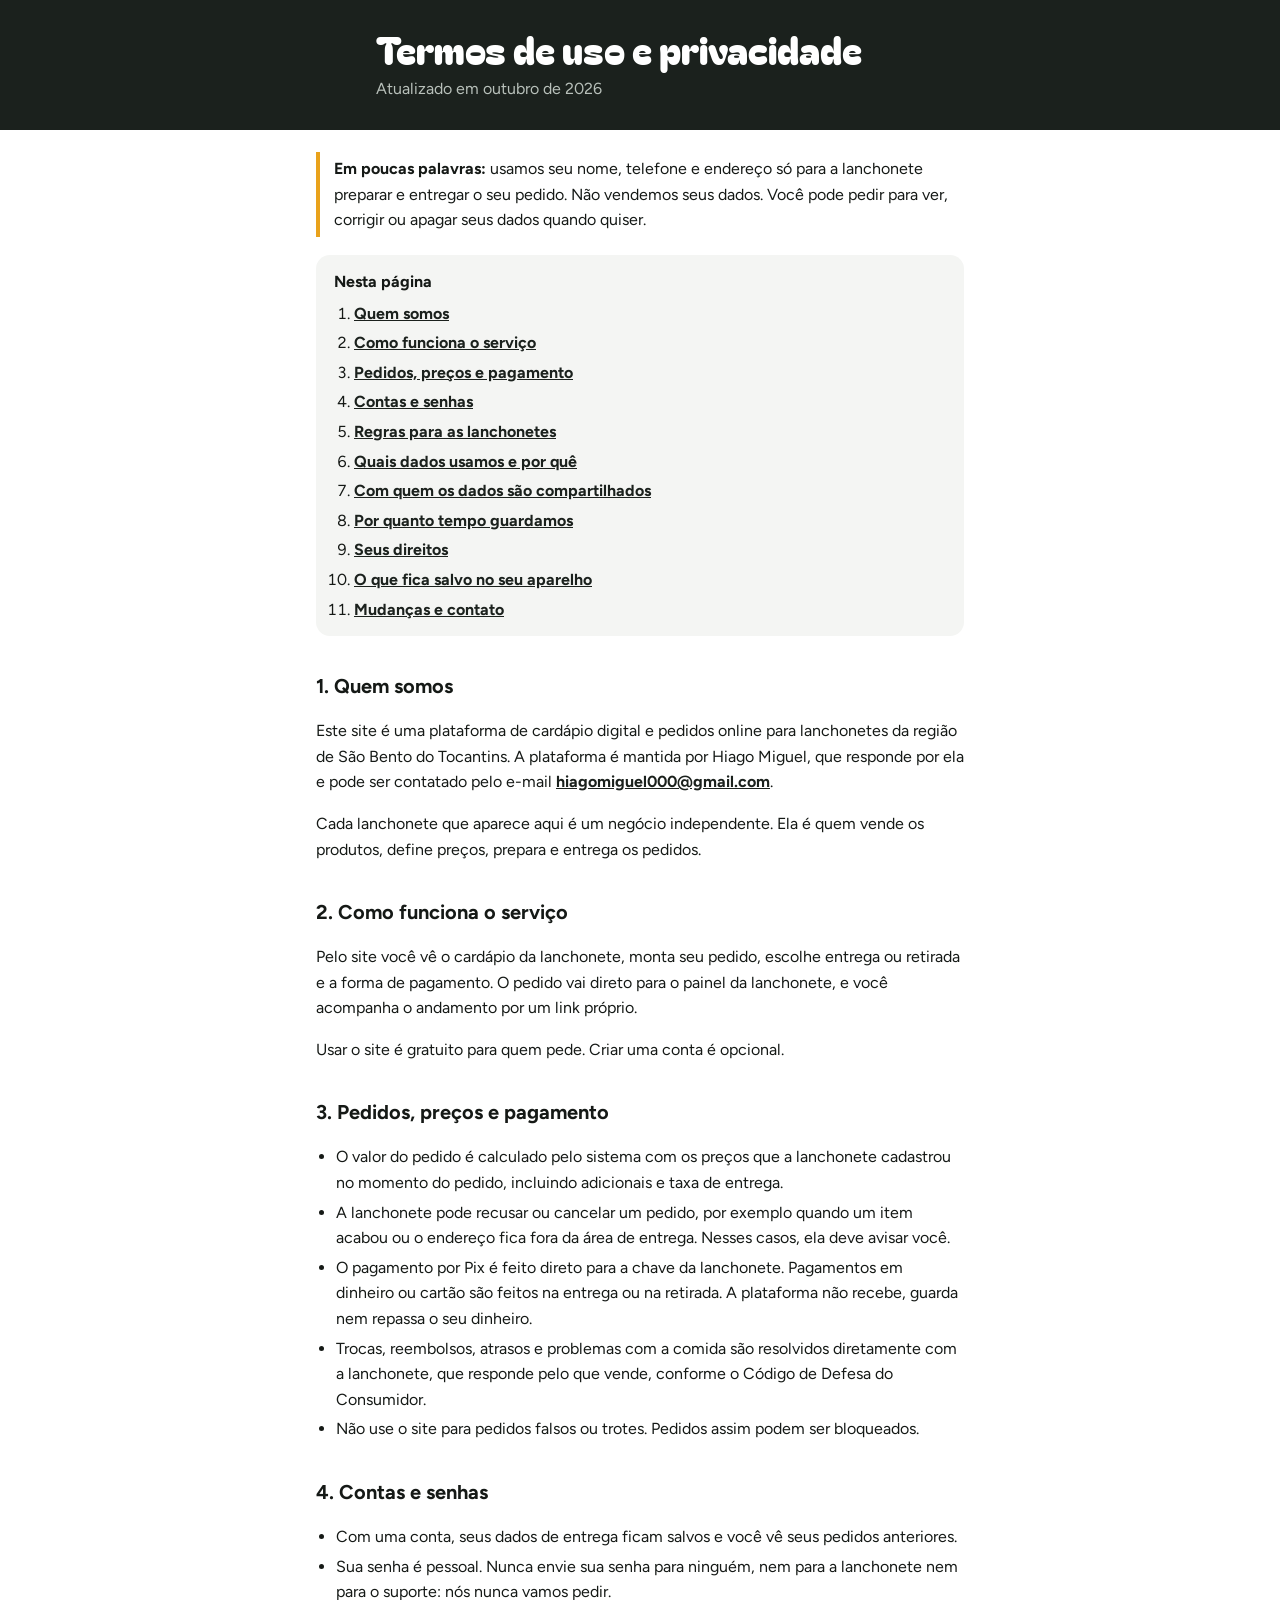
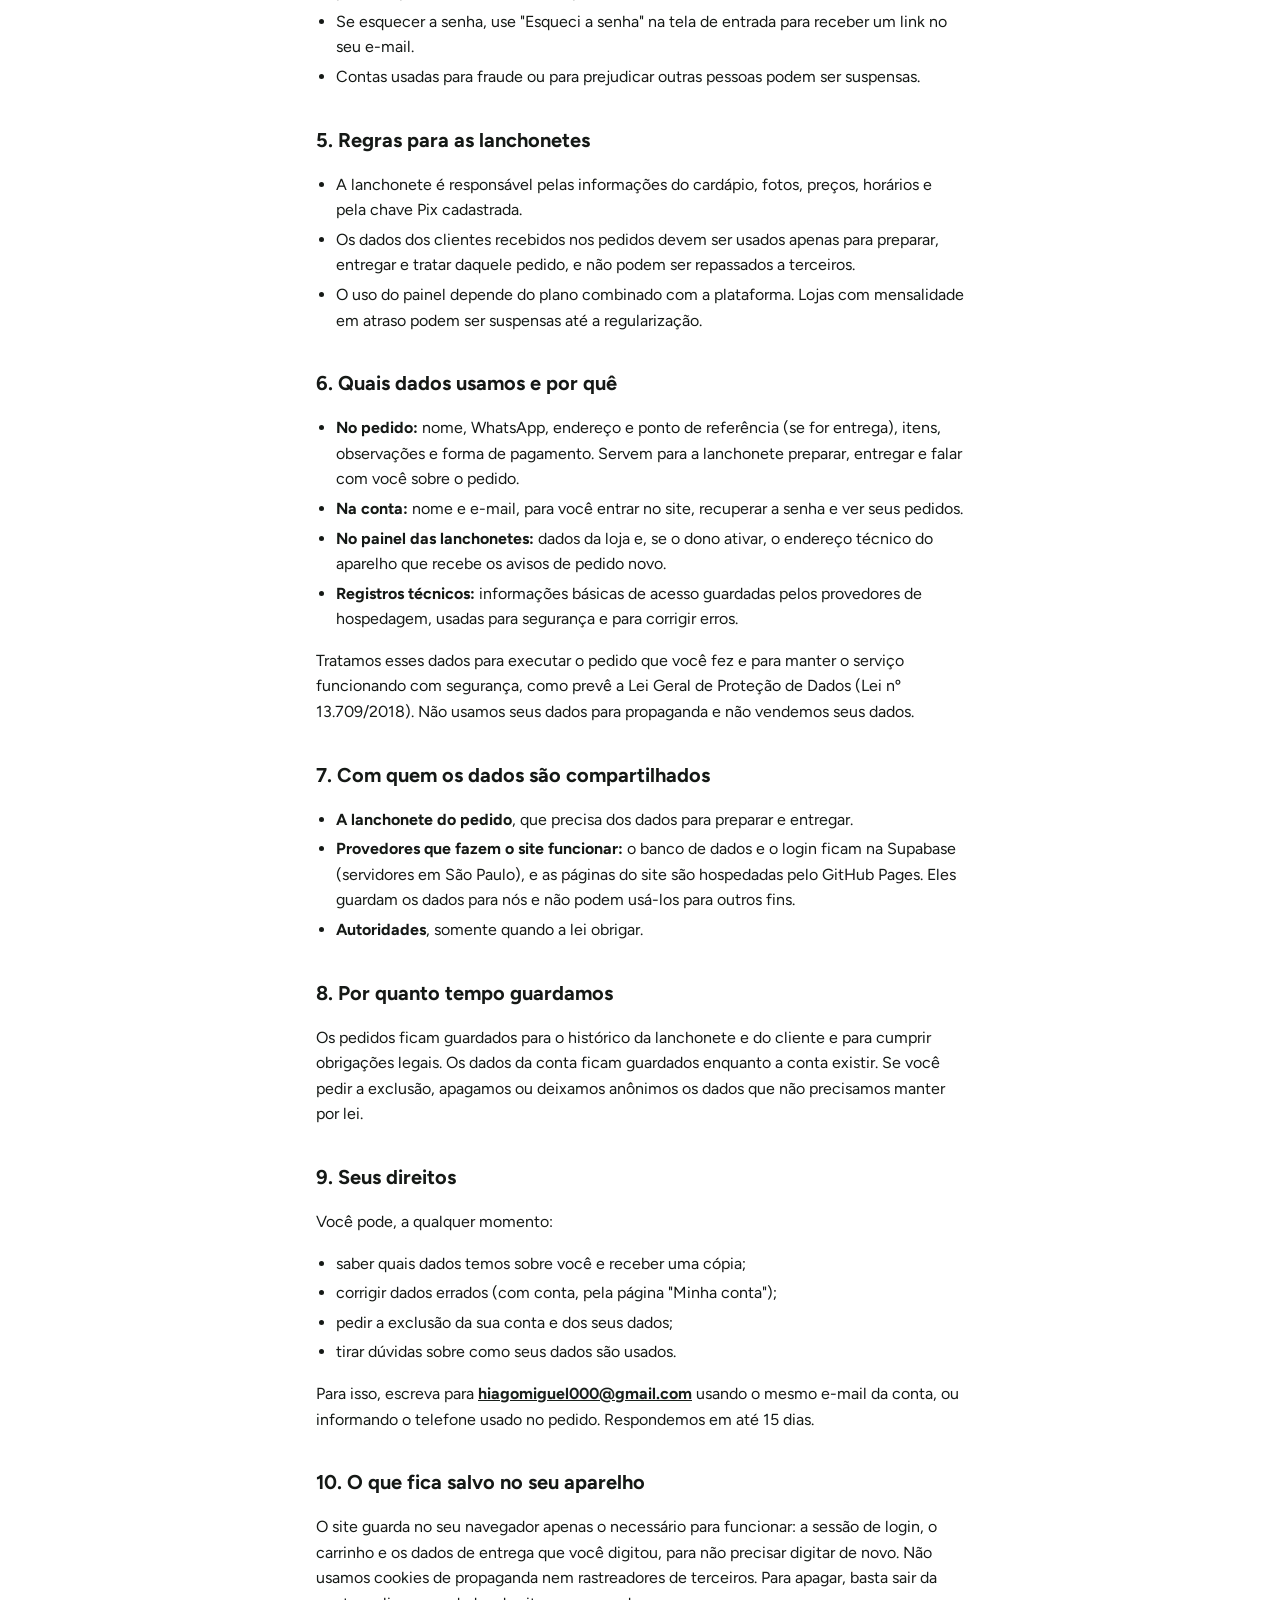
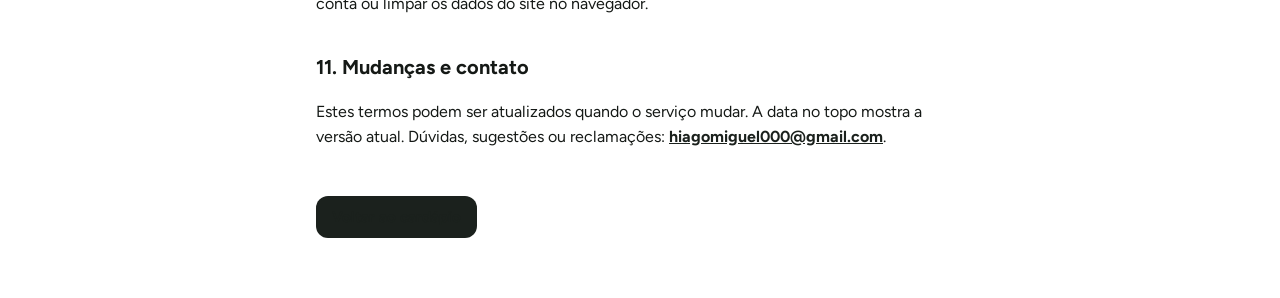
<file: termos.html>
<!doctype html>
<html lang="pt-BR">
<head>
<meta charset="utf-8">
<meta name="viewport" content="width=device-width, initial-scale=1, viewport-fit=cover">
<title>Termos de uso e privacidade</title>
<link rel="preconnect" href="https://fonts.googleapis.com">
<link rel="preconnect" href="https://fonts.gstatic.com" crossorigin>
<link rel="stylesheet" href="https://fonts.googleapis.com/css2?family=Bagel+Fat+One&family=Figtree:wght@400;500;600;700;800&display=swap">
<link rel="stylesheet" href="comum.css">
<style>
/* Layout: leitura longa. Faixa escura com o título, índice curto e texto em coluna estreita. */
.faixa { background: var(--head); color: var(--head-ink); padding-top: env(safe-area-inset-top, 0px); }
.faixa .wrap { padding-block: 28px 30px; }
.faixa h1 { font-family: var(--font-display); font-weight: 400; font-size: clamp(28px, 7vw, 38px); line-height: 1.08; margin: 0; text-wrap: balance; }
.faixa p { margin: 8px 0 0; color: var(--head-muted); }
.texto { max-width: 68ch; padding-block: 22px 60px; line-height: 1.6; }
.texto h2 { font-size: 20px; margin: 34px 0 8px; scroll-margin-top: 16px; }
.texto p, .texto li { color: var(--ink); }
.texto ul { padding-left: 20px; }
.texto li + li { margin-top: 4px; }
.indice { background: var(--surface); border-radius: 14px; padding: 14px 18px; }
.indice ol { margin: 6px 0 0; padding-left: 20px; }
.indice a, .texto a { color: var(--dark); font-weight: 700; }
.resumo { border-left: 4px solid var(--pequi); padding: 4px 0 4px 14px; margin: 0 0 18px; }
.voltar { display: inline-block; margin-top: 30px; }
</style>
</head>
<body>

<header class="faixa">
  <div class="wrap">
    <h1>Termos de uso e privacidade</h1>
    <p>Atualizado em outubro de 2026</p>
  </div>
</header>

<main class="wrap texto">
  <p class="resumo"><strong>Em poucas palavras:</strong> usamos seu nome, telefone e endereço só para a lanchonete preparar e entregar o seu pedido. Não vendemos seus dados. Você pode pedir para ver, corrigir ou apagar seus dados quando quiser.</p>

  <nav class="indice" aria-label="Nesta página">
    <strong>Nesta página</strong>
    <ol>
      <li><a href="#quem">Quem somos</a></li>
      <li><a href="#uso">Como funciona o serviço</a></li>
      <li><a href="#pedidos">Pedidos, preços e pagamento</a></li>
      <li><a href="#contas">Contas e senhas</a></li>
      <li><a href="#lojas">Regras para as lanchonetes</a></li>
      <li><a href="#dados">Quais dados usamos e por quê</a></li>
      <li><a href="#compartilha">Com quem os dados são compartilhados</a></li>
      <li><a href="#guarda">Por quanto tempo guardamos</a></li>
      <li><a href="#direitos">Seus direitos</a></li>
      <li><a href="#aparelho">O que fica salvo no seu aparelho</a></li>
      <li><a href="#mudancas">Mudanças e contato</a></li>
    </ol>
  </nav>

  <h2 id="quem">1. Quem somos</h2>
  <p>Este site é uma plataforma de cardápio digital e pedidos online para lanchonetes da região de São Bento do Tocantins. A plataforma é mantida por Hiago Miguel, que responde por ela e pode ser contatado pelo e-mail <a href="mailto:hiagomiguel000@gmail.com">hiagomiguel000@gmail.com</a>.</p>
  <p>Cada lanchonete que aparece aqui é um negócio independente. Ela é quem vende os produtos, define preços, prepara e entrega os pedidos.</p>

  <h2 id="uso">2. Como funciona o serviço</h2>
  <p>Pelo site você vê o cardápio da lanchonete, monta seu pedido, escolhe entrega ou retirada e a forma de pagamento. O pedido vai direto para o painel da lanchonete, e você acompanha o andamento por um link próprio.</p>
  <p>Usar o site é gratuito para quem pede. Criar uma conta é opcional.</p>

  <h2 id="pedidos">3. Pedidos, preços e pagamento</h2>
  <ul>
    <li>O valor do pedido é calculado pelo sistema com os preços que a lanchonete cadastrou no momento do pedido, incluindo adicionais e taxa de entrega.</li>
    <li>A lanchonete pode recusar ou cancelar um pedido, por exemplo quando um item acabou ou o endereço fica fora da área de entrega. Nesses casos, ela deve avisar você.</li>
    <li>O pagamento por Pix é feito direto para a chave da lanchonete. Pagamentos em dinheiro ou cartão são feitos na entrega ou na retirada. A plataforma não recebe, guarda nem repassa o seu dinheiro.</li>
    <li>Trocas, reembolsos, atrasos e problemas com a comida são resolvidos diretamente com a lanchonete, que responde pelo que vende, conforme o Código de Defesa do Consumidor.</li>
    <li>Não use o site para pedidos falsos ou trotes. Pedidos assim podem ser bloqueados.</li>
  </ul>

  <h2 id="contas">4. Contas e senhas</h2>
  <ul>
    <li>Com uma conta, seus dados de entrega ficam salvos e você vê seus pedidos anteriores.</li>
    <li>Sua senha é pessoal. Nunca envie sua senha para ninguém, nem para a lanchonete nem para o suporte: nós nunca vamos pedir.</li>
    <li>Se esquecer a senha, use "Esqueci a senha" na tela de entrada para receber um link no seu e-mail.</li>
    <li>Contas usadas para fraude ou para prejudicar outras pessoas podem ser suspensas.</li>
  </ul>

  <h2 id="lojas">5. Regras para as lanchonetes</h2>
  <ul>
    <li>A lanchonete é responsável pelas informações do cardápio, fotos, preços, horários e pela chave Pix cadastrada.</li>
    <li>Os dados dos clientes recebidos nos pedidos devem ser usados apenas para preparar, entregar e tratar daquele pedido, e não podem ser repassados a terceiros.</li>
    <li>O uso do painel depende do plano combinado com a plataforma. Lojas com mensalidade em atraso podem ser suspensas até a regularização.</li>
  </ul>

  <h2 id="dados">6. Quais dados usamos e por quê</h2>
  <ul>
    <li><strong>No pedido:</strong> nome, WhatsApp, endereço e ponto de referência (se for entrega), itens, observações e forma de pagamento. Servem para a lanchonete preparar, entregar e falar com você sobre o pedido.</li>
    <li><strong>Na conta:</strong> nome e e-mail, para você entrar no site, recuperar a senha e ver seus pedidos.</li>
    <li><strong>No painel das lanchonetes:</strong> dados da loja e, se o dono ativar, o endereço técnico do aparelho que recebe os avisos de pedido novo.</li>
    <li><strong>Registros técnicos:</strong> informações básicas de acesso guardadas pelos provedores de hospedagem, usadas para segurança e para corrigir erros.</li>
  </ul>
  <p>Tratamos esses dados para executar o pedido que você fez e para manter o serviço funcionando com segurança, como prevê a Lei Geral de Proteção de Dados (Lei nº 13.709/2018). Não usamos seus dados para propaganda e não vendemos seus dados.</p>

  <h2 id="compartilha">7. Com quem os dados são compartilhados</h2>
  <ul>
    <li><strong>A lanchonete do pedido</strong>, que precisa dos dados para preparar e entregar.</li>
    <li><strong>Provedores que fazem o site funcionar:</strong> o banco de dados e o login ficam na Supabase (servidores em São Paulo), e as páginas do site são hospedadas pelo GitHub Pages. Eles guardam os dados para nós e não podem usá-los para outros fins.</li>
    <li><strong>Autoridades</strong>, somente quando a lei obrigar.</li>
  </ul>

  <h2 id="guarda">8. Por quanto tempo guardamos</h2>
  <p>Os pedidos ficam guardados para o histórico da lanchonete e do cliente e para cumprir obrigações legais. Os dados da conta ficam guardados enquanto a conta existir. Se você pedir a exclusão, apagamos ou deixamos anônimos os dados que não precisamos manter por lei.</p>

  <h2 id="direitos">9. Seus direitos</h2>
  <p>Você pode, a qualquer momento:</p>
  <ul>
    <li>saber quais dados temos sobre você e receber uma cópia;</li>
    <li>corrigir dados errados (com conta, pela página "Minha conta");</li>
    <li>pedir a exclusão da sua conta e dos seus dados;</li>
    <li>tirar dúvidas sobre como seus dados são usados.</li>
  </ul>
  <p>Para isso, escreva para <a href="mailto:hiagomiguel000@gmail.com">hiagomiguel000@gmail.com</a> usando o mesmo e-mail da conta, ou informando o telefone usado no pedido. Respondemos em até 15 dias.</p>

  <h2 id="aparelho">10. O que fica salvo no seu aparelho</h2>
  <p>O site guarda no seu navegador apenas o necessário para funcionar: a sessão de login, o carrinho e os dados de entrega que você digitou, para não precisar digitar de novo. Não usamos cookies de propaganda nem rastreadores de terceiros. Para apagar, basta sair da conta ou limpar os dados do site no navegador.</p>

  <h2 id="mudancas">11. Mudanças e contato</h2>
  <p>Estes termos podem ser atualizados quando o serviço mudar. A data no topo mostra a versão atual. Dúvidas, sugestões ou reclamações: <a href="mailto:hiagomiguel000@gmail.com">hiagomiguel000@gmail.com</a>.</p>

  <a class="btn voltar" href="index.html">Voltar ao cardápio</a>
</main>

</body>
</html>
</file>
<file: comum.css>
/* Estilos compartilhados: cardápio, acompanhamento e painel.
   Tema único claro por escolha: fundo branco com cabeçalho e botões em grafite. */
:root {
  color-scheme: light;
  --bg: #FFFFFF;
  --surface: #F4F5F3;
  --ink: #151916;
  --muted: #5A615C;
  --line: #E1E4E0;
  --dark: #1B211D;
  --on-dark: #FFFFFF;
  --dark-soft: #ECEEEB;
  --head: #1B211D;
  --head-2: #2A312C;
  --head-ink: #FFFFFF;
  --head-muted: #B8C0BA;
  --ok: #4CC97A;
  --ok-ink: #1E7A43;
  --ok-soft: #E3F5EA;
  --warn-ink: #8A5A00;
  --warn-soft: #FCEBC2;
  --pequi: #E9A21B;
  --pequi-soft: #FCEBC2;
  --pequi-ink: #6A4700;
  --danger: #B3261E;
  --danger-soft: #FBE4E2;
  --font-display: "Bagel Fat One", "Arial Rounded MT Bold", "Trebuchet MS", system-ui, sans-serif;
  --font-body: "Figtree", system-ui, -apple-system, "Segoe UI", Roboto, sans-serif;
  --nav-h: 60px;
}

html { -webkit-text-size-adjust: 100%; }
:root { padding-top: env(safe-area-inset-top, 0px); padding-bottom: env(safe-area-inset-bottom, 0px); }
body { margin: 0; background: var(--bg); color: var(--ink); font-family: var(--font-body); font-size: 16px; line-height: 1.45; }
[hidden] { display: none !important; }
img { max-width: 100%; }
.wrap { max-width: 560px; margin-inline: auto; padding-inline: 16px; box-sizing: border-box; }
:focus-visible { outline: 3px solid var(--pequi); outline-offset: 2px; }
.sr { position: absolute; width: 1px; height: 1px; padding: 0; margin: -1px; overflow: hidden; clip: rect(0 0 0 0); white-space: nowrap; border: 0; }
button { font-family: var(--font-body); }

.demo-strip { background: var(--pequi-soft); color: var(--pequi-ink); font-size: 13px; font-weight: 700; text-align: center; padding: 8px 16px; letter-spacing: .02em; }

/* Marca da loja: círculo com iniciais */
.mark { flex: none; width: 52px; height: 52px; border-radius: 50%; background: var(--pequi); color: var(--dark); display: grid; place-items: center; font-family: var(--font-display); font-size: 22px; line-height: 1; }
.mark.sm { width: 38px; height: 38px; font-size: 16px; }

/* Botões */
.btn { display: inline-flex; align-items: center; justify-content: center; gap: 8px; border: 0; border-radius: 12px; padding: 12px 16px; font: 700 15px var(--font-body); cursor: pointer; text-decoration: none; background: var(--dark); color: var(--on-dark); }
.btn.ghost { background: transparent; color: var(--ink); border: 1px solid var(--line); }
.btn.soft { background: var(--surface); color: var(--ink); border: 1px solid var(--line); }
.btn.danger { background: transparent; color: var(--danger); border: 1px solid var(--line); }
.btn.big { width: 100%; padding: 15px; font-size: 16px; border-radius: 14px; font-variant-numeric: tabular-nums; }
.btn[disabled], .btn[aria-disabled="true"] { opacity: .5; cursor: not-allowed; }
.icon-btn { flex: none; width: 42px; height: 42px; border-radius: 50%; border: 1px solid var(--line); background: var(--surface); color: var(--ink); cursor: pointer; display: grid; place-items: center; padding: 0; }

/* Campos */
.field { display: grid; gap: 6px; }
.field > label { font-weight: 700; font-size: 14px; }
.opt-label { font-weight: 500; color: var(--muted); }
input[type="text"], input[type="tel"], input[type="email"], input[type="password"], input[type="number"], textarea {
  font: 400 16px var(--font-body); color: var(--ink); background: var(--bg); border: 1px solid var(--line);
  border-radius: 12px; padding: 12px; width: 100%; box-sizing: border-box;
}
textarea { resize: vertical; }
input[aria-invalid="true"] { border-color: var(--danger); }
.err { color: var(--danger); font-size: 13px; font-weight: 600; margin: 0; }
.hint { margin: 0; font-size: 13px; color: var(--muted); }

.choice { position: relative; display: block; cursor: pointer; }
.choice input { position: absolute; opacity: 0; width: 1px; height: 1px; }
.choice .opt { display: grid; place-items: center; text-align: center; min-height: 44px; padding: 8px; border-radius: 9px; font-weight: 700; font-size: 15px; box-sizing: border-box; height: 100%; }
.choice input:checked + .opt { background: var(--dark); color: var(--on-dark); border-color: var(--dark); }
.choice input:focus-visible + .opt { outline: 3px solid var(--pequi); outline-offset: 2px; }
.seg { display: grid; grid-template-columns: 1fr 1fr; gap: 4px; background: var(--bg); border: 1px solid var(--line); border-radius: 12px; padding: 4px; }
.seg .choice .opt { color: var(--muted); }

.block { background: var(--surface); border: 1px solid var(--line); border-radius: 16px; padding: 16px; display: grid; gap: 12px; min-width: 0; }
.block h3 { margin: 0; font-size: 13px; text-transform: uppercase; letter-spacing: .08em; color: var(--muted); }

/* Pix */
.pix { display: grid; grid-template-columns: 140px minmax(0, 1fr); gap: 14px; align-items: center; padding: 12px; border: 1px solid var(--line); border-radius: 14px; background: var(--bg); }
.pix-qr { width: 140px; height: 140px; background: var(--bg); border-radius: 8px; overflow: hidden; display: grid; place-items: center; font-size: 12px; color: var(--muted); text-align: center; }
.pix-qr svg { width: 100%; height: 100%; display: block; }
.pix-info { display: grid; gap: 6px; min-width: 0; }
.pix-label { margin: 0; font-size: 12px; font-weight: 700; letter-spacing: .06em; text-transform: uppercase; color: var(--muted); }
.pix-val { margin: 0; font-weight: 800; font-size: 22px; font-variant-numeric: tabular-nums; }
.pix-key { margin: 0; font-size: 13px; color: var(--muted); overflow-wrap: anywhere; }
.pix-note { grid-column: 1 / -1; margin: 0; font-size: 13px; color: var(--muted); }
.pix .copia { grid-column: 1 / -1; font-size: 12px; }
@media (max-width: 360px) { .pix { grid-template-columns: 1fr; } .pix-qr { margin-inline: auto; } }

/* Selos de estado */
.pill { display: inline-flex; align-items: center; gap: 7px; padding: 5px 11px; border-radius: 999px; font-size: 13px; font-weight: 700; }
.pill::before { content: ""; width: 8px; height: 8px; border-radius: 50%; background: currentColor; }
.pill.ok { background: var(--ok-soft); color: var(--ok-ink); }
.pill.warn { background: var(--warn-soft); color: var(--warn-ink); }
.pill.off { background: var(--surface); color: var(--muted); }
.pill.bad { background: var(--danger-soft); color: var(--danger); }

.toast { position: fixed; left: 50%; transform: translateX(-50%); bottom: calc(150px + env(safe-area-inset-bottom, 0px)); z-index: 40; background: var(--ink); color: var(--bg); padding: 10px 16px; border-radius: 12px; font-size: 14px; font-weight: 600; max-width: calc(100% - 32px); box-sizing: border-box; text-align: center; }

.state { padding-block: 48px; text-align: center; color: var(--muted); display: grid; gap: 12px; justify-items: center; }
.state strong { color: var(--ink); font-size: 17px; }

/* Cabeçalho das áreas logadas e abas (minha conta, painel, administração) */
.wide { max-width: 1040px; margin-inline: auto; padding-inline: 16px; box-sizing: border-box; }
.topo { background: var(--head); color: var(--head-ink); padding-top: env(safe-area-inset-top, 0px); }
.topo .linha { display: flex; align-items: center; gap: 12px; padding-block: 12px; flex-wrap: wrap; }
.topo .quem { display: flex; align-items: center; gap: 10px; min-width: 0; flex: 1 1 200px; }
.topo .quem strong { display: block; font-size: 17px; white-space: nowrap; overflow: hidden; text-overflow: ellipsis; }
.topo .quem small { display: block; font-size: 12px; color: var(--head-muted); }
.topo .acoes-topo { display: flex; gap: 8px; flex-wrap: wrap; }
.topo .btn { background: var(--head-2); color: var(--head-ink); padding: 10px 14px; font-size: 14px; }
.tabs { border-bottom: 1px solid var(--line); background: var(--bg); }
.tabs .wide { display: flex; gap: 4px; overflow-x: auto; scrollbar-width: none; }
.tab { flex: none; background: none; border: 0; border-bottom: 3px solid transparent; padding: 14px 12px 11px; font: 700 15px var(--font-body); color: var(--muted); cursor: pointer; }
.tab[aria-selected="true"] { color: var(--ink); border-bottom-color: var(--dark); }
.numeros { display: grid; grid-template-columns: repeat(auto-fit, minmax(150px, 1fr)); gap: 10px; }
.num { border: 1px solid var(--line); border-radius: 14px; padding: 14px; }
.num span { display: block; font-size: 12px; font-weight: 700; letter-spacing: .06em; text-transform: uppercase; color: var(--muted); }
.num strong { display: block; font-size: 26px; font-variant-numeric: tabular-nums; margin-top: 4px; }
.vazio { margin: 0; color: var(--muted); font-size: 15px; padding: 18px; border: 1px dashed var(--line); border-radius: 14px; text-align: center; }
.msg-box { margin: 0; padding: 10px 12px; border-radius: 10px; font-size: 14px; font-weight: 600; }
.msg-box.bad { background: var(--danger-soft); color: var(--danger); }
.msg-box.ok { background: var(--ok-soft); color: var(--ok-ink); }
.grid2 { display: grid; grid-template-columns: repeat(auto-fit, minmax(min(100%, 220px), 1fr)); gap: 12px; }
.tag { font-size: 11px; font-weight: 800; letter-spacing: .07em; text-transform: uppercase; background: var(--pequi-soft); color: var(--pequi-ink); padding: 3px 7px; border-radius: 6px; }
.copia { font-size: 12px; }
</file>
